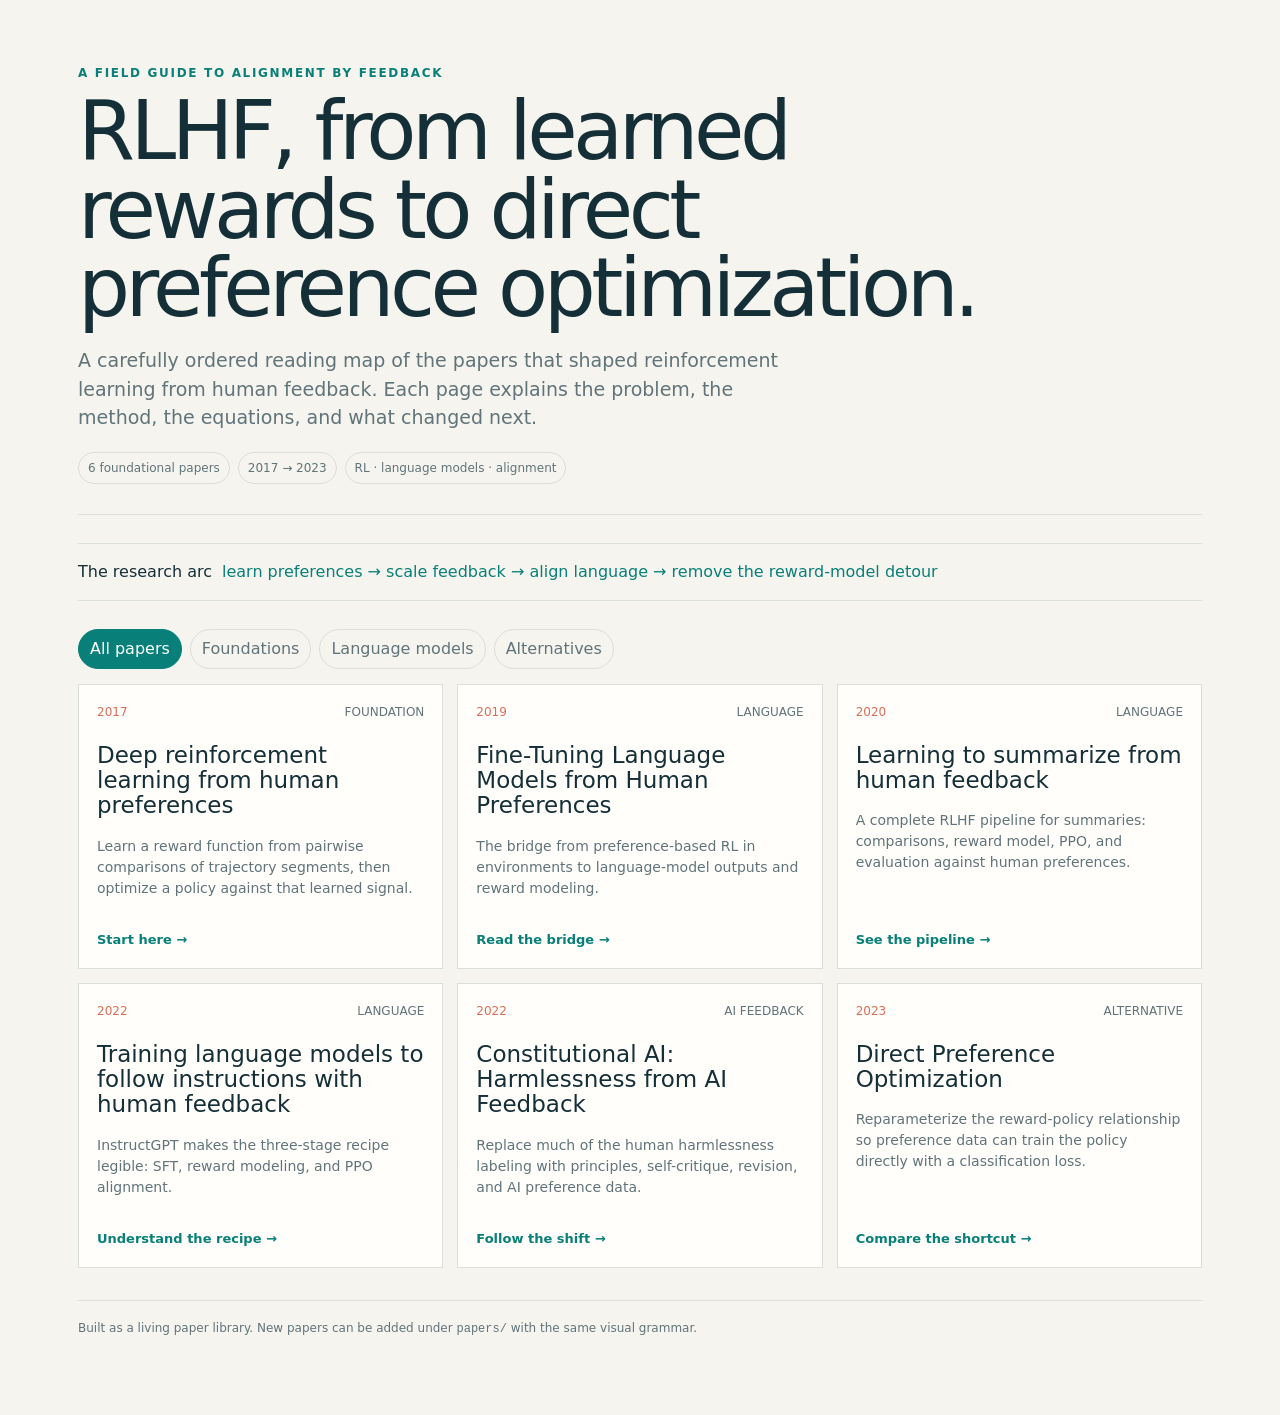
<file: index.html>
<!doctype html><html lang="en"><head><meta charset="utf-8"><meta name="viewport" content="width=device-width,initial-scale=1"><title>RLHF Papers</title><link rel="stylesheet" href="assets/styles.css"></head><body><main><header><div class="kicker">A field guide to alignment by feedback</div><h1>RLHF, from learned rewards to direct preference optimization.</h1><p class="intro">A carefully ordered reading map of the papers that shaped reinforcement learning from human feedback. Each page explains the problem, the method, the equations, and what changed next.</p><div class="meta"><span>6 foundational papers</span><span>2017 → 2023</span><span>RL · language models · alignment</span></div></header><div class="band"><strong>The research arc</strong><span>learn preferences → scale feedback → align language → remove the reward-model detour</span></div><div class="filters"><button class="filter active" data-filter="all">All papers</button><button class="filter" data-filter="foundation">Foundations</button><button class="filter" data-filter="language">Language models</button><button class="filter" data-filter="alternative">Alternatives</button></div><section class="grid"><a class="card" data-kind="foundation" href="papers/deep-reinforcement-learning-from-human-preferences/"><div class="card-top"><span class="year">2017</span><span>FOUNDATION</span></div><h2>Deep reinforcement learning from human preferences</h2><p>Learn a reward function from pairwise comparisons of trajectory segments, then optimize a policy against that learned signal.</p><span class="tag">Start here →</span></a><a class="card" data-kind="language" href="papers/fine-tuning-language-models-from-human-preferences/"><div class="card-top"><span class="year">2019</span><span>LANGUAGE</span></div><h2>Fine-Tuning Language Models from Human Preferences</h2><p>The bridge from preference-based RL in environments to language-model outputs and reward modeling.</p><span class="tag">Read the bridge →</span></a><a class="card" data-kind="language" href="papers/learning-to-summarize-from-human-feedback/"><div class="card-top"><span class="year">2020</span><span>LANGUAGE</span></div><h2>Learning to summarize from human feedback</h2><p>A complete RLHF pipeline for summaries: comparisons, reward model, PPO, and evaluation against human preferences.</p><span class="tag">See the pipeline →</span></a><a class="card" data-kind="language" href="papers/training-language-models-to-follow-instructions-with-human-feedback/"><div class="card-top"><span class="year">2022</span><span>LANGUAGE</span></div><h2>Training language models to follow instructions with human feedback</h2><p>InstructGPT makes the three-stage recipe legible: SFT, reward modeling, and PPO alignment.</p><span class="tag">Understand the recipe →</span></a><a class="card" data-kind="language" href="papers/constitutional-ai-harmlessness-from-ai-feedback/"><div class="card-top"><span class="year">2022</span><span>AI FEEDBACK</span></div><h2>Constitutional AI: Harmlessness from AI Feedback</h2><p>Replace much of the human harmlessness labeling with principles, self-critique, revision, and AI preference data.</p><span class="tag">Follow the shift →</span></a><a class="card" data-kind="alternative" href="papers/direct-preference-optimization/"><div class="card-top"><span class="year">2023</span><span>ALTERNATIVE</span></div><h2>Direct Preference Optimization</h2><p>Reparameterize the reward-policy relationship so preference data can train the policy directly with a classification loss.</p><span class="tag">Compare the shortcut →</span></a></section><footer>Built as a living paper library. New papers can be added under <code>papers/</code> with the same visual grammar.</footer></main><script>document.querySelectorAll('.filter').forEach(b=>b.onclick=()=>{document.querySelectorAll('.filter').forEach(x=>x.classList.toggle('active',x===b));document.querySelectorAll('.card').forEach(c=>c.hidden=b.dataset.filter!=='all'&&c.dataset.filter!==b.dataset.filter)})</script></body></html>
</file>
<file: assets/styles.css>
:root{--ink:#142f37;--muted:#60747a;--paper:#f6f4ee;--panel:#fffefa;--line:#d9dfda;--teal:#087f78;--coral:#d96f58;--gold:#c48f2f;--violet:#6b61a7;--blue:#3d6fa6}*{box-sizing:border-box}body{margin:0;background:var(--paper);color:var(--ink);font:16px/1.5 Inter,ui-sans-serif,system-ui,-apple-system,sans-serif}a{color:inherit}main{max-width:1180px;margin:auto;padding:40px 28px 78px}header{border-bottom:1px solid var(--line);padding:24px 0 30px;margin-bottom:28px}.kicker{font-size:12px;font-weight:700;letter-spacing:.14em;text-transform:uppercase;color:var(--teal)}h1{font-size:clamp(38px,7vw,82px);line-height:.96;letter-spacing:-.055em;font-weight:500;max-width:900px;margin:10px 0 18px}h2{font-size:25px;line-height:1.1;font-weight:500;margin:0 0 10px}h3{font-size:16px;font-weight:500;margin:0 0 8px}p{color:var(--muted);margin:7px 0}.intro{font-size:19px;max-width:720px}.meta{display:flex;flex-wrap:wrap;gap:8px;margin-top:20px;font-size:12px;color:var(--muted)}.meta span{border:1px solid var(--line);border-radius:999px;padding:6px 9px}.band{border-top:1px solid var(--line);border-bottom:1px solid var(--line);padding:16px 0;margin:28px 0}.band strong{font-weight:500}.band span{color:var(--teal);margin-left:10px}.filters{display:flex;flex-wrap:wrap;gap:8px;margin:15px 0}.filter{border:1px solid var(--line);border-radius:999px;padding:7px 11px;font:inherit;background:transparent;color:var(--muted);cursor:pointer}.filter.active,.filter:hover{background:var(--teal);border-color:var(--teal);color:#fff}.grid{display:grid;grid-template-columns:repeat(3,1fr);gap:14px}.card{display:flex;flex-direction:column;min-height:285px;background:var(--panel);border:1px solid var(--line);padding:18px;text-decoration:none;transition:transform .18s,border-color .18s}.card:hover{transform:translateY(-3px);border-color:var(--teal)}.card-top{display:flex;justify-content:space-between;color:var(--muted);font-size:12px}.year{color:var(--coral);font-variant-numeric:tabular-nums}.card h2{font-size:23px;margin-top:22px}.card p{font-size:14px}.tag{margin-top:auto;padding-top:15px;color:var(--teal);font-size:13px;font-weight:600}.path{display:flex;gap:7px;align-items:center;flex-wrap:wrap;color:var(--muted);font-size:13px;margin-bottom:22px}.path a{color:var(--teal)}.hero-meta{display:flex;flex-wrap:wrap;gap:8px;font-size:12px;color:var(--muted)}.hero-meta span{border:1px solid var(--line);padding:6px 9px;border-radius:999px}.cols{display:grid;grid-template-columns:1.2fr .8fr;gap:18px;margin-top:25px}.surface{background:var(--panel);border:1px solid var(--line);padding:20px}.surface h2{font-size:21px}.steps{display:grid;gap:10px}.step{border-left:3px solid var(--teal);padding:12px 14px;background:#f0f4ef}.step:nth-child(2){border-color:var(--coral)}.step:nth-child(3){border-color:var(--gold)}.step:nth-child(4){border-color:var(--violet)}.step b{font-size:12px;color:var(--muted)}.equation{background:#edf3ef;padding:15px;overflow:auto;margin-top:13px;font-size:17px}.facts{display:grid;grid-template-columns:repeat(3,1fr);gap:12px;margin-top:18px}.fact{border-top:3px solid var(--teal);padding:13px 14px;background:rgba(255,254,250,.7)}.fact:nth-child(2){border-color:var(--coral)}.fact:nth-child(3){border-color:var(--violet)}.fact b{font-size:13px}.fact p{font-size:13px}.source{font-size:13px;margin-top:24px}.source a{color:var(--teal)}footer{font-size:12px;color:var(--muted);margin-top:32px;border-top:1px solid var(--line);padding-top:18px}@media(max-width:820px){main{padding:25px 17px 58px}.grid{grid-template-columns:1fr 1fr}.cols{grid-template-columns:1fr}}@media(max-width:520px){.grid,.facts{grid-template-columns:1fr}h1{font-size:46px}.intro{font-size:17px}}
</file>
